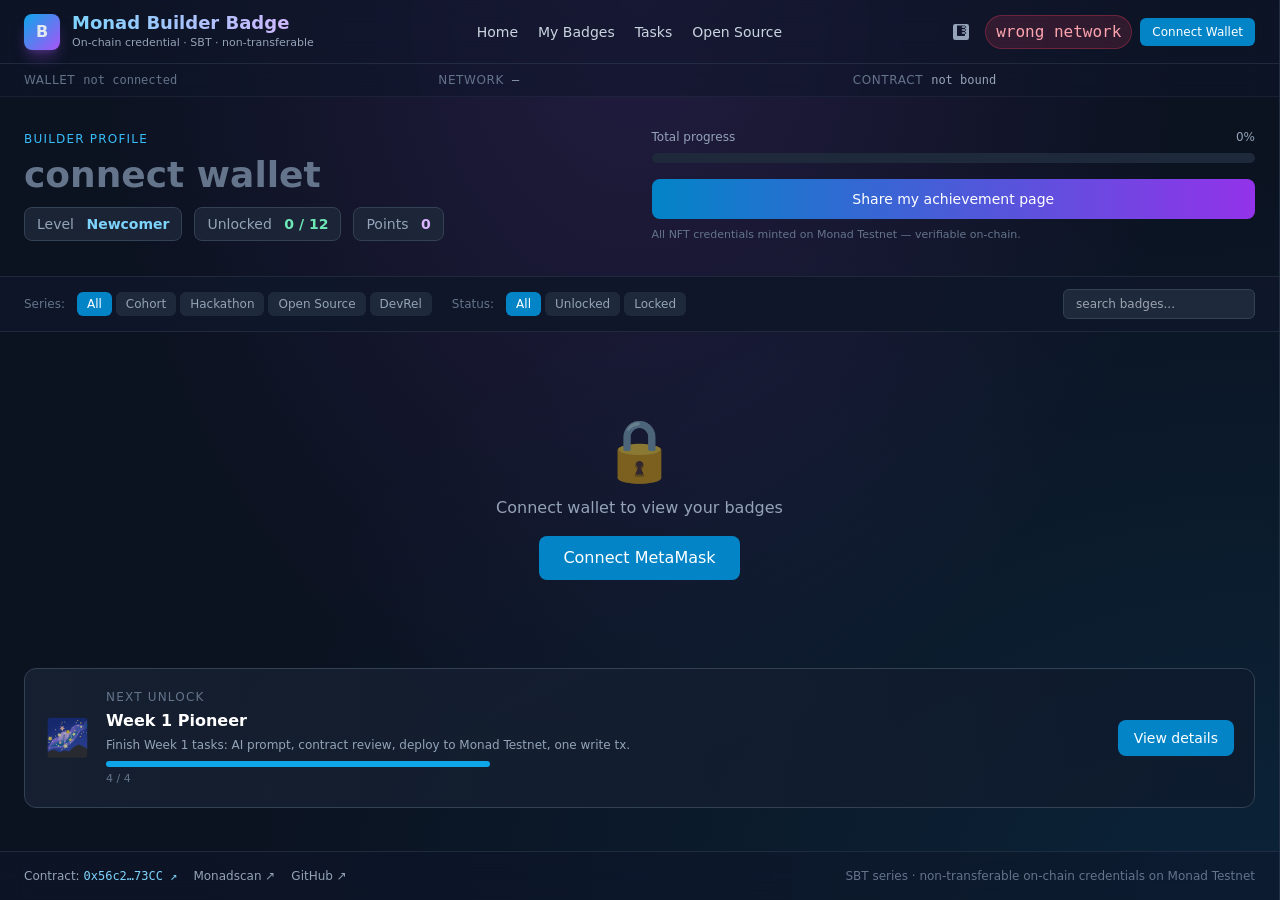
<file: practice/week-1/nft-badge/frontend/index.html>
<!DOCTYPE html>
<html lang="en">
<head>
  <meta charset="UTF-8" />
  <meta name="viewport" content="width=device-width, initial-scale=1.0" />
  <title>Monad Builder Badge</title>
  <link rel="stylesheet" href="./output.css">
  <script src="./ethers.umd.min.js"></script>
  <style>
    /* Dark Web3 background — subtle radial gradients */
    body {
      background:
        radial-gradient(ellipse at top, rgba(168, 85, 247, 0.15), transparent 60%),
        radial-gradient(ellipse at bottom right, rgba(14, 165, 233, 0.12), transparent 60%),
        #0b1220;
    }
    /* Glassmorphism utility */
    .glass {
      background: rgba(15, 23, 42, 0.55);
      backdrop-filter: blur(12px);
      -webkit-backdrop-filter: blur(12px);
    }
    /* Custom scrollbar for log panel */
    .log-scroll::-webkit-scrollbar { width: 8px; }
    .log-scroll::-webkit-scrollbar-track { background: #1e293b; border-radius: 4px; }
    .log-scroll::-webkit-scrollbar-thumb { background: #475569; border-radius: 4px; }
    .log-scroll::-webkit-scrollbar-thumb:hover { background: #64748b; }
    /* Custom scrollbar for page body (filter bar / horizontal scrollers) */
    *::-webkit-scrollbar { height: 6px; }
    *::-webkit-scrollbar-track { background: transparent; }
    *::-webkit-scrollbar-thumb { background: #475569; border-radius: 4px; }
    html, body { min-height: 100vh; }

    /* Log drawer smooth transition */
    #logDrawer {
      width: 0;
      transition: width 0.3s ease;
    }
    #logDrawer.open {
      width: 20rem; /* w-80 */
    }
    @media (min-width: 1280px) {
      #logDrawer.open {
        width: 24rem; /* w-96 */
      }
    }

    /* Main area smooth transition */
    #mainArea {
      transition: margin-right 0.3s ease;
    }
  </style>
</head>
<body class="text-slate-200 antialiased flex min-h-screen">

  <!-- Main content column (left side, shrinks when drawer opens) -->
  <div id="mainArea" class="flex-1 min-w-0 flex flex-col min-h-screen">
    <!-- Header -->
    <header class="glass sticky top-0 z-30 border-b border-slate-700/50">
      <div class="max-w-7xl mx-auto px-6 py-3 flex items-center justify-between">
        <div class="flex items-center gap-3">
          <div class="w-9 h-9 rounded-lg bg-gradient-to-br from-brand-500 to-purple-500 flex items-center justify-center font-bold text-base shadow-lg shadow-purple-500/30">B</div>
          <div>
            <h1 class="text-lg font-semibold leading-tight bg-gradient-to-r from-brand-300 to-purple-300 bg-clip-text text-transparent">
              Monad Builder Badge
            </h1>
            <p class="text-[11px] text-slate-400">On-chain credential · SBT · non-transferable</p>
          </div>
        </div>
        <nav class="hidden md:flex items-center gap-5 text-sm">
          <a href="#/" class="text-slate-300 hover:text-white transition">Home</a>
          <a href="#/" class="text-slate-300 hover:text-white transition">My Badges</a>
          <a href="#/badge/0" class="text-slate-300 hover:text-white transition">Tasks</a>
          <a href="https://github.com" target="_blank" rel="noopener" class="text-slate-300 hover:text-white transition">Open Source</a>
          <a id="adminLink" href="/admin" target="_blank" class="text-slate-300 hover:text-white transition hidden">Admin</a>
        </nav>
        <div class="flex items-center gap-2">
          <!-- Log toggle button (new) -->
          <button id="toggleLogBtn"
                  class="p-1.5 rounded-md text-slate-400 hover:text-white hover:bg-slate-700/50 transition"
                  title="Activity Log">
            <svg xmlns="http://www.w3.org/2000/svg" class="h-5 w-5" viewBox="0 0 20 20" fill="currentColor">
              <path fill-rule="evenodd" d="M4.25 2A2.25 2.25 0 002 4.25v11.5A2.25 2.25 0 004.25 18h11.5A2.25 2.25 0 0018 15.75V4.25A2.25 2.25 0 0015.75 2H4.25zM6 13.25V3.5h8v9.75a.75.75 0 01-.75.75H6.75a.75.75 0 01-.75-.75zm5.5-9a.75.75 0 000 1.5h3a.75.75 0 000-1.5h-3zm0 3a.75.75 0 000 1.5h3a.75.75 0 000-1.5h-3zm0 3a.75.75 0 000 1.5h3a.75.75 0 000-1.5h-3z" clip-rule="evenodd"/>
            </svg>
          </button>
          <span id="netPill" class="px-2.5 py-1 rounded-full bg-slate-700/50 text-slate-400 font-mono text-[11px]">not connected</span>
          <button id="connectBtn" class="px-3 py-1.5 bg-brand-600 hover:bg-brand-500 text-white text-xs font-medium rounded-md transition">
            Connect Wallet
          </button>
        </div>
      </div>
    </header>

    <!-- Status bar -->
    <div class="glass border-b border-slate-700/30">
      <div class="max-w-7xl mx-auto px-6 py-2 grid grid-cols-3 gap-3 text-xs">
        <div class="flex items-center gap-2">
          <span class="text-slate-500 uppercase tracking-wider">Wallet</span>
          <code id="account" class="font-mono text-slate-400 truncate flex-1">not connected</code>
        </div>
        <div class="flex items-center gap-2">
          <span class="text-slate-500 uppercase tracking-wider">Network</span>
          <code id="chainId" class="font-mono text-slate-400">—</code>
        </div>
        <div class="flex items-center gap-2">
          <span class="text-slate-500 uppercase tracking-wider">Contract</span>
          <code id="contractStatus" class="font-mono text-slate-400 truncate flex-1">not bound</code>
        </div>
      </div>
    </div>

    <!-- Main content area (rendered by app.js based on hash route) -->
    <main id="app" class="flex-1"></main>

    <!-- Footer -->
    <footer class="glass border-t border-slate-700/50 mt-auto">
      <div class="max-w-7xl mx-auto px-6 py-4 flex flex-wrap items-center justify-between gap-3 text-xs text-slate-400">
        <div class="flex flex-wrap items-center gap-4">
          <span>Contract: <a href="https://testnet.monadexplorer.com/address/0x56c26B4Cb480f606AA030BFF6CA3b3887a5673CC" target="_blank" rel="noopener" class="font-mono text-brand-300 hover:underline">0x56c2…73CC ↗</a></span>
          <a href="https://testnet.monadexplorer.com/" target="_blank" rel="noopener" class="hover:text-white transition">Monadscan ↗</a>
          <a href="https://github.com" target="_blank" rel="noopener" class="hover:text-white transition">GitHub ↗</a>
        </div>
        <p class="text-slate-500">SBT series · non-transferable on-chain credentials on Monad Testnet</p>
      </div>
    </footer>
  </div>

  <!-- Right-side log drawer (opens/closes on toggle) -->
  <aside id="logDrawer" class="flex-shrink-0 border-l border-slate-700/60 bg-slate-900/95 glass flex flex-col min-h-screen overflow-hidden">
    <!-- Drawer header -->
    <div class="flex items-center justify-between px-4 py-3 border-b border-slate-700/60 flex-shrink-0">
      <div class="flex items-center gap-2">
        <span class="w-2 h-2 rounded-full bg-emerald-400 animate-pulse-slow"></span>
        <span class="text-xs uppercase tracking-wider text-slate-300 font-semibold">Activity Log</span>
      </div>
      <button id="closeLogBtn"
              class="text-slate-500 hover:text-slate-300 transition text-lg leading-none p-0.5 rounded hover:bg-slate-700/50"
              title="Close">&times;</button>
    </div>
    <!-- Log entries -->
    <div id="logContainer" class="log-scroll flex-1 overflow-y-auto px-4 py-3 space-y-1">
      <div class="log-entry text-xs text-slate-500 font-mono py-0.5 leading-relaxed">
        <span class="text-slate-600">--:--:--</span> ready
      </div>
    </div>
    <!-- Clear button footer -->
    <div class="px-4 py-2 border-t border-slate-700/50 flex-shrink-0 flex justify-between items-center">
      <button id="clearLogBtn" class="text-xs text-slate-500 hover:text-slate-300 transition hover:underline">Clear log</button>
      <span id="logCount" class="text-[10px] text-slate-600 font-mono">0 entries</span>
    </div>
  </aside>

  <script src="mock-data.js"></script>
  <script src="app.js"></script>
</body>
</html>
</file>
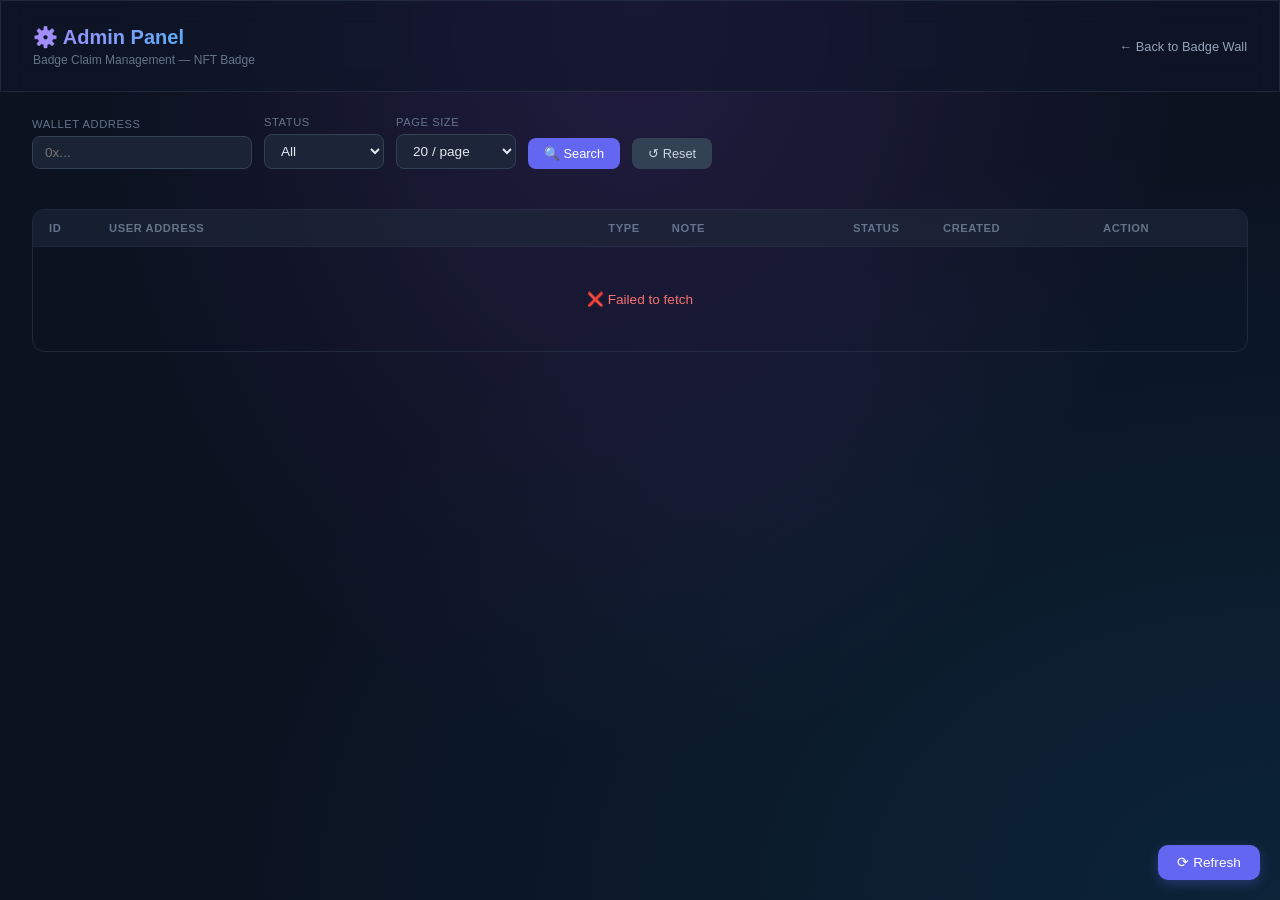
<file: practice/week-1/nft-badge/frontend/admin/index.html>
<!DOCTYPE html>
<html lang="en">
<head>
  <meta charset="UTF-8" />
  <meta name="viewport" content="width=device-width, initial-scale=1.0" />
  <title>NFT Badge — Admin Panel</title>
  <style>
    * { box-sizing: border-box; margin: 0; padding: 0; }
    body {
      font-family: -apple-system, BlinkMacSystemFont, 'Segoe UI', sans-serif;
      background: radial-gradient(ellipse at top, rgba(168, 85, 247, 0.15), transparent 60%),
                  radial-gradient(ellipse at bottom right, rgba(14, 165, 233, 0.12), transparent 60%),
                  #0b1220;
      color: #e2e8f0;
      min-height: 100vh;
    }
    .glass {
      background: rgba(15, 23, 42, 0.55);
      backdrop-filter: blur(12px);
      -webkit-backdrop-filter: blur(12px);
      border: 1px solid rgba(51, 65, 85, 0.5);
    }

    /* Header */
    .header {
      padding: 1.5rem 2rem;
      border-bottom: 1px solid rgba(51, 65, 85, 0.5);
    }
    .header-inner {
      max-width: 1400px;
      margin: 0 auto;
      display: flex;
      align-items: center;
      justify-content: space-between;
    }
    .header h1 {
      font-size: 1.25rem;
      font-weight: 600;
      background: linear-gradient(to right, #a78bfa, #38bdf8);
      -webkit-background-clip: text;
      -webkit-text-fill-color: transparent;
    }
    .header .subtitle {
      font-size: 0.75rem;
      color: #64748b;
      margin-top: 0.25rem;
    }
    .back-link {
      font-size: 0.8rem;
      color: #94a3b8;
      text-decoration: none;
      transition: color 0.2s;
    }
    .back-link:hover { color: #e2e8f0; }

    /* Container */
    .container {
      max-width: 1400px;
      margin: 0 auto;
      padding: 1.5rem 2rem;
    }

    /* Filters */
    .filter-bar {
      display: flex;
      gap: 0.75rem;
      flex-wrap: wrap;
      align-items: flex-end;
      margin-bottom: 1.25rem;
    }
    .filter-group { display: flex; flex-direction: column; gap: 0.35rem; }
    .filter-group label {
      font-size: 0.7rem;
      text-transform: uppercase;
      color: #64748b;
      letter-spacing: 0.05em;
      font-weight: 500;
    }
    .filter-group input,
    .filter-group select {
      padding: 0.5rem 0.75rem;
      background: rgba(30, 41, 59, 0.8);
      border: 1px solid #334155;
      border-radius: 8px;
      color: #e2e8f0;
      font-size: 0.85rem;
      outline: none;
      transition: border-color 0.2s;
    }
    .filter-group input:focus,
    .filter-group select:focus {
      border-color: #a855f7;
    }
    .filter-group input { width: 220px; }
    .filter-group select { min-width: 120px; }

    .btn {
      padding: 0.5rem 1rem;
      border: none;
      border-radius: 8px;
      cursor: pointer;
      font-size: 0.8rem;
      font-weight: 500;
      transition: all 0.2s;
    }
    .btn-primary { background: #6366f1; color: white; }
    .btn-primary:hover { background: #4f46e5; }
    .btn-secondary { background: #334155; color: #cbd5e1; }
    .btn-secondary:hover { background: #475569; }

    /* Stats */
    .stats-bar {
      display: flex;
      gap: 0.75rem;
      margin-bottom: 1.25rem;
      flex-wrap: wrap;
    }
    .stat-card {
      padding: 0.75rem 1.25rem;
      border-radius: 10px;
      font-size: 0.8rem;
      display: flex;
      align-items: center;
      gap: 0.5rem;
      min-width: 140px;
    }
    .stat-card .stat-value {
      font-size: 1.25rem;
      font-weight: 700;
    }
    .stat-card .stat-label {
      color: #94a3b8;
      font-size: 0.7rem;
      text-transform: uppercase;
      letter-spacing: 0.05em;
    }
    .stat-total { background: rgba(99, 102, 241, 0.15); border: 1px solid rgba(99, 102, 241, 0.3); }
    .stat-total .stat-value { color: #818cf8; }
    .stat-pending { background: rgba(245, 158, 11, 0.1); border: 1px solid rgba(245, 158, 11, 0.25); }
    .stat-pending .stat-value { color: #fbbf24; }
    .stat-minted { background: rgba(16, 185, 129, 0.1); border: 1px solid rgba(16, 185, 129, 0.25); }
    .stat-minted .stat-value { color: #34d399; }
    .stat-rejected { background: rgba(239, 68, 68, 0.1); border: 1px solid rgba(239, 68, 68, 0.25); }
    .stat-rejected .stat-value { color: #f87171; }

    /* Table */
    .table-wrapper {
      border-radius: 12px;
      overflow: hidden;
      border: 1px solid rgba(51, 65, 85, 0.5);
    }
    table { width: 100%; border-collapse: collapse; }
    thead { background: rgba(30, 41, 59, 0.6); }
    th {
      padding: 0.75rem 1rem;
      text-align: left;
      font-size: 0.7rem;
      text-transform: uppercase;
      letter-spacing: 0.05em;
      color: #64748b;
      font-weight: 600;
      border-bottom: 1px solid rgba(51, 65, 85, 0.5);
    }
    td {
      padding: 0.75rem 1rem;
      font-size: 0.85rem;
      border-bottom: 1px solid rgba(51, 65, 85, 0.3);
      vertical-align: middle;
    }
    tbody tr { transition: background 0.15s; }
    tbody tr:hover { background: rgba(99, 102, 241, 0.05); }
    tbody tr:last-child td { border-bottom: none; }

    .addr-cell {
      font-family: 'SF Mono', 'Fira Code', monospace;
      font-size: 0.78rem;
      color: #94a3b8;
      word-break: break-all;
    }
    .note-cell {
      max-width: 200px;
      overflow: hidden;
      text-overflow: ellipsis;
      white-space: nowrap;
      color: #cbd5e1;
    }
    .note-cell:hover { overflow: visible; white-space: normal; position: relative; z-index: 10; }

    .status-badge {
      display: inline-block;
      padding: 2px 10px;
      border-radius: 20px;
      font-size: 0.72rem;
      font-weight: 600;
      text-transform: uppercase;
      letter-spacing: 0.03em;
    }
    .status-pending { background: rgba(245, 158, 11, 0.15); color: #fbbf24; }
    .status-minted { background: rgba(16, 185, 129, 0.15); color: #34d399; }
    .status-rejected { background: rgba(239, 68, 68, 0.15); color: #f87171; }

    .id-cell {
      font-family: monospace;
      color: #64748b;
      font-size: 0.8rem;
    }

    .date-cell {
      font-size: 0.78rem;
      color: #94a3b8;
      white-space: nowrap;
    }

    .action-cell { white-space: nowrap; }
    .btn-sm {
      padding: 0.3rem 0.65rem;
      border: none;
      border-radius: 6px;
      cursor: pointer;
      font-size: 0.75rem;
      font-weight: 500;
      transition: all 0.15s;
    }
    .btn-approve { background: rgba(16, 185, 129, 0.2); color: #34d399; border: 1px solid rgba(16, 185, 129, 0.3); }
    .btn-approve:hover { background: rgba(16, 185, 129, 0.35); }
    .btn-reject { background: rgba(239, 68, 68, 0.2); color: #f87171; border: 1px solid rgba(239, 68, 68, 0.3); }
    .btn-reject:hover { background: rgba(239, 68, 68, 0.35); }
    .tx-link {
      font-size: 0.75rem;
      color: #38bdf8;
      text-decoration: none;
      transition: color 0.15s;
    }
    .tx-link:hover { color: #7dd3fc; }

    .empty-state {
      text-align: center;
      padding: 3rem 1rem;
      color: #64748b;
    }
    .empty-state .icon { font-size: 2.5rem; margin-bottom: 0.75rem; }
    .empty-state p { font-size: 0.85rem; }

    .error-state {
      text-align: center;
      padding: 2rem;
      color: #f87171;
    }

    /* Pagination */
    .pagination-bar {
      display: flex;
      align-items: center;
      justify-content: space-between;
      padding: 0.75rem 1rem;
      margin-top: 0;
      border-top: 1px solid rgba(51, 65, 85, 0.3);
      background: rgba(15, 23, 42, 0.3);
      flex-wrap: wrap;
      gap: 0.5rem;
    }
    .page-info { font-size: 0.8rem; color: #94a3b8; }
    .page-buttons { display: flex; gap: 0.25rem; align-items: center; }
    .page-btn {
      padding: 0.3rem 0.6rem;
      border: 1px solid #334155;
      background: rgba(30, 41, 59, 0.6);
      color: #cbd5e1;
      border-radius: 6px;
      cursor: pointer;
      font-size: 0.78rem;
      transition: all 0.15s;
    }
    .page-btn:hover:not(:disabled) { background: #334155; border-color: #475569; }
    .page-btn:disabled { opacity: 0.3; cursor: not-allowed; }
    .page-btn.active { background: #6366f1; border-color: #6366f1; color: white; }
    .page-jump { display: flex; align-items: center; gap: 0.4rem; font-size: 0.8rem; color: #94a3b8; }
    .page-jump input {
      width: 55px;
      padding: 0.3rem 0.5rem;
      background: rgba(30, 41, 59, 0.8);
      border: 1px solid #334155;
      border-radius: 6px;
      color: #e2e8f0;
      font-size: 0.8rem;
      text-align: center;
      outline: none;
    }
    .page-jump input:focus { border-color: #a855f7; }
    .page-jump button {
      padding: 0.3rem 0.6rem;
      background: #334155;
      border: none;
      border-radius: 6px;
      color: #cbd5e1;
      cursor: pointer;
      font-size: 0.75rem;
    }
    .page-jump button:hover { background: #475569; }

    /* Refresh button */
    #refreshBtn {
      position: fixed;
      bottom: 1.25rem;
      right: 1.25rem;
      padding: 0.6rem 1.2rem;
      background: #6366f1;
      color: white;
      border: none;
      border-radius: 10px;
      cursor: pointer;
      font-size: 0.85rem;
      font-weight: 500;
      box-shadow: 0 4px 12px rgba(99, 102, 241, 0.3);
      transition: all 0.2s;
    }
    #refreshBtn:hover { background: #4f46e5; transform: translateY(-1px); box-shadow: 0 6px 16px rgba(99, 102, 241, 0.4); }

    /* Scrollbar */
    ::-webkit-scrollbar { width: 6px; height: 6px; }
    ::-webkit-scrollbar-track { background: transparent; }
    ::-webkit-scrollbar-thumb { background: #334155; border-radius: 3px; }
    ::-webkit-scrollbar-thumb:hover { background: #475569; }

    @media (max-width: 768px) {
      .container { padding: 1rem; }
      .filter-bar { flex-direction: column; }
      .filter-group input { width: 100%; }
      .stats-bar { gap: 0.5rem; }
      .stat-card { min-width: auto; flex: 1; }
      table { font-size: 0.8rem; }
      th, td { padding: 0.5rem; }
    }
  </style>
</head>
<body>
  <div class="header glass">
    <div class="header-inner">
      <div>
        <h1>⚙️ Admin Panel</h1>
        <div class="subtitle">Badge Claim Management — NFT Badge</div>
      </div>
      <a href="/" class="back-link">← Back to Badge Wall</a>
    </div>
  </div>

  <div class="container">
    <!-- Filters -->
    <div class="filter-bar">
      <div class="filter-group">
        <label>Wallet Address</label>
        <input id="filterAddr" type="text" placeholder="0x..." />
      </div>
      <div class="filter-group">
        <label>Status</label>
        <select id="filterStatus">
          <option value="">All</option>
          <option value="pending">Pending</option>
          <option value="minted">Minted</option>
          <option value="rejected">Rejected</option>
        </select>
      </div>
      <div class="filter-group">
        <label>Page Size</label>
        <select id="filterPageSize">
          <option value="10">10 / page</option>
          <option value="20" selected>20 / page</option>
          <option value="50">50 / page</option>
        </select>
      </div>
      <button class="btn btn-primary" onclick="applyFilters()">🔍 Search</button>
      <button class="btn btn-secondary" onclick="resetFilters()">↺ Reset</button>
    </div>

    <!-- Stats -->
    <div class="stats-bar" id="statsBar"></div>

    <!-- Table -->
    <div class="table-wrapper">
      <table>
        <thead>
          <tr>
            <th style="width:60px;">ID</th>
            <th style="min-width:180px;">User Address</th>
            <th style="width:60px;">Type</th>
            <th>Note</th>
            <th style="width:90px;">Status</th>
            <th style="width:160px;">Created</th>
            <th style="width:160px;">Action</th>
          </tr>
        </thead>
        <tbody id="claimsBody">
          <tr><td colspan="7"><div class="empty-state"><div class="icon">⏳</div><p>Loading...</p></div></td></tr>
        </tbody>
      </table>
      <div id="paginationBar"></div>
    </div>
  </div>

  <button id="refreshBtn" onclick="loadClaims()">⟳ Refresh</button>

  <script>
    const API_BASE = 'http://localhost:8082/api/claims';
    let state = { page: 1, pageSize: 20, status: '', addr: '' };
    let totalPages = 1;
    let totalClaims = 0;
    let stats = { pending: 0, minted: 0, rejected: 0 };
    let autoRefresh = setInterval(loadClaims, 10000);

    function getQuery() {
      const params = new URLSearchParams();
      params.set('page', state.page);
      params.set('pageSize', state.pageSize);
      if (state.status) params.set('status', state.status);
      if (state.addr) params.set('addr', state.addr);
      return '?' + params.toString();
    }

    async function loadClaims() {
      try {
        const resp = await fetch(API_BASE + '/pending' + getQuery());
        if (!resp.ok) throw new Error(`HTTP ${resp.status}`);
        const data = await resp.json();
        const claims = data.data || [];
        const tbody = document.getElementById('claimsBody');

        totalPages = data.pages || 1;
        totalClaims = data.total || 0;
        stats = { pending: 0, minted: 0, rejected: 0 };
        claims.forEach(c => { if (stats[c.status] !== undefined) stats[c.status]++; });

        renderStats();

        if (!claims || claims.length === 0) {
          tbody.innerHTML = `<tr><td colspan="7"><div class="empty-state"><div class="icon">📋</div><p>No claims found</p></div></td></tr>`;
          renderPagination();
          return;
        }

        tbody.innerHTML = claims.map(c => `
          <tr>
            <td class="id-cell">#${c.id}</td>
            <td class="addr-cell">${c.user_addr}</td>
            <td style="font-family:monospace;color:#cbd5e1;">${c.type_id}</td>
            <td class="note-cell" title="${escapeHtml(c.note)}">${c.note || '—'}</td>
            <td><span class="status-badge status-${c.status}">${c.status}</span></td>
            <td class="date-cell">${new Date(c.created_at).toLocaleString()}</td>
            <td class="action-cell">
              ${c.status === 'pending'
                ? `<button class="btn-sm btn-approve" onclick="approveClaim(${c.id})">✓ Mint</button>
                   <button class="btn-sm btn-reject" onclick="rejectClaim(${c.id})">✗</button>`
                : `<a class="tx-link" href="https://testnet.monadexplorer.com/tx/${c.tx_hash}" target="_blank">View ↗</a>`
              }
            </td>
          </tr>
        `).join('');

        renderPagination();
      } catch (err) {
        document.getElementById('claimsBody').innerHTML = `<tr><td colspan="7"><div class="error-state">❌ ${escapeHtml(err.message)}</div></td></tr>`;
      }
    }

    function renderStats() {
      document.getElementById('statsBar').innerHTML = `
        <div class="stat-card stat-total">
          <div><div class="stat-value">${totalClaims}</div><div class="stat-label">Total</div></div>
        </div>
        <div class="stat-card stat-pending">
          <div><div class="stat-value">${stats.pending}</div><div class="stat-label">Pending</div></div>
        </div>
        <div class="stat-card stat-minted">
          <div><div class="stat-value">${stats.minted}</div><div class="stat-label">Minted</div></div>
        </div>
        <div class="stat-card stat-rejected">
          <div><div class="stat-value">${stats.rejected}</div><div class="stat-label">Rejected</div></div>
        </div>
      `;
    }

    function renderPagination() {
      const el = document.getElementById('paginationBar');
      if (totalPages <= 1 && totalClaims === 0) { el.innerHTML = ''; return; }

      let html = '<div class="pagination-bar">';
      html += `<span class="page-info">Page ${state.page} of ${totalPages} · ${totalClaims} claims</span>`;
      html += '<div class="page-buttons">';
      html += `<button class="page-btn" onclick="goToPage(1)" ${state.page<=1?'disabled':''}>«</button>`;
      html += `<button class="page-btn" onclick="goToPage(${state.page-1})" ${state.page<=1?'disabled':''}>‹</button>`;
      html += `<button class="page-btn active" disabled>${state.page}</button>`;
      html += `<button class="page-btn" onclick="goToPage(${state.page+1})" ${state.page>=totalPages?'disabled':''}>›</button>`;
      html += `<button class="page-btn" onclick="goToPage(${totalPages})" ${state.page>=totalPages?'disabled':''}>»</button>`;
      html += '</div>';
      html += `<div class="page-jump">Go: <input type="number" id="jumpPage" min="1" max="${totalPages}" value="${state.page}" /> <button onclick="jumpToPage()">↵</button></div>`;
      html += '</div>';
      el.innerHTML = html;
    }

    function goToPage(p) {
      state.page = Math.max(1, Math.min(p, totalPages));
      loadClaims();
    }

    function jumpToPage() {
      const inp = document.getElementById('jumpPage');
      if (inp) goToPage(parseInt(inp.value) || 1);
    }

    function applyFilters() {
      state.addr = document.getElementById('filterAddr').value.trim();
      state.status = document.getElementById('filterStatus').value;
      state.pageSize = parseInt(document.getElementById('filterPageSize').value) || 20;
      state.page = 1;
      loadClaims();
    }

    function resetFilters() {
      document.getElementById('filterAddr').value = '';
      document.getElementById('filterStatus').value = '';
      document.getElementById('filterPageSize').value = '20';
      state.addr = '';
      state.status = '';
      state.pageSize = 20;
      state.page = 1;
      loadClaims();
    }

    async function approveClaim(id) {
      if (!confirm(`Approve claim #${id}? This will mint a badge on-chain.`)) return;
      try {
        const resp = await fetch(`${API_BASE}/${id}/approve`, { method: 'POST' });
        if (!resp.ok) {
          const data = await resp.json().catch(() => ({}));
          throw new Error(data.error || `HTTP ${resp.status}`);
        }
        const result = await resp.json();
        alert(`✅ Minted! TX: ${result.tx_hash}`);
        loadClaims();
      } catch (err) {
        alert(`❌ Error: ${err.message}`);
      }
    }

    async function rejectClaim(id) {
      if (!confirm(`Reject claim #${id}?`)) return;
      try {
        const resp = await fetch(`${API_BASE}/${id}/reject`, { method: 'POST' });
        if (!resp.ok) {
          const data = await resp.json().catch(() => ({}));
          throw new Error(data.error || `HTTP ${resp.status}`);
        }
        loadClaims();
      } catch (err) {
        alert(`❌ Error: ${err.message}`);
      }
    }

    function escapeHtml(s) {
      const d = document.createElement('div');
      d.textContent = s;
      return d.innerHTML;
    }

    // Initial load
    loadClaims();
  </script>
</body>
</html>
</file>
<file: practice/week-1/nft-badge/frontend/output.css>
*, ::before, ::after {
  --tw-border-spacing-x: 0;
  --tw-border-spacing-y: 0;
  --tw-translate-x: 0;
  --tw-translate-y: 0;
  --tw-rotate: 0;
  --tw-skew-x: 0;
  --tw-skew-y: 0;
  --tw-scale-x: 1;
  --tw-scale-y: 1;
  --tw-pan-x:  ;
  --tw-pan-y:  ;
  --tw-pinch-zoom:  ;
  --tw-scroll-snap-strictness: proximity;
  --tw-gradient-from-position:  ;
  --tw-gradient-via-position:  ;
  --tw-gradient-to-position:  ;
  --tw-ordinal:  ;
  --tw-slashed-zero:  ;
  --tw-numeric-figure:  ;
  --tw-numeric-spacing:  ;
  --tw-numeric-fraction:  ;
  --tw-ring-inset:  ;
  --tw-ring-offset-width: 0px;
  --tw-ring-offset-color: #fff;
  --tw-ring-color: rgb(59 130 246 / 0.5);
  --tw-ring-offset-shadow: 0 0 #0000;
  --tw-ring-shadow: 0 0 #0000;
  --tw-shadow: 0 0 #0000;
  --tw-shadow-colored: 0 0 #0000;
  --tw-blur:  ;
  --tw-brightness:  ;
  --tw-contrast:  ;
  --tw-grayscale:  ;
  --tw-hue-rotate:  ;
  --tw-invert:  ;
  --tw-saturate:  ;
  --tw-sepia:  ;
  --tw-drop-shadow:  ;
  --tw-backdrop-blur:  ;
  --tw-backdrop-brightness:  ;
  --tw-backdrop-contrast:  ;
  --tw-backdrop-grayscale:  ;
  --tw-backdrop-hue-rotate:  ;
  --tw-backdrop-invert:  ;
  --tw-backdrop-opacity:  ;
  --tw-backdrop-saturate:  ;
  --tw-backdrop-sepia:  ;
  --tw-contain-size:  ;
  --tw-contain-layout:  ;
  --tw-contain-paint:  ;
  --tw-contain-style:  ;
}

::backdrop {
  --tw-border-spacing-x: 0;
  --tw-border-spacing-y: 0;
  --tw-translate-x: 0;
  --tw-translate-y: 0;
  --tw-rotate: 0;
  --tw-skew-x: 0;
  --tw-skew-y: 0;
  --tw-scale-x: 1;
  --tw-scale-y: 1;
  --tw-pan-x:  ;
  --tw-pan-y:  ;
  --tw-pinch-zoom:  ;
  --tw-scroll-snap-strictness: proximity;
  --tw-gradient-from-position:  ;
  --tw-gradient-via-position:  ;
  --tw-gradient-to-position:  ;
  --tw-ordinal:  ;
  --tw-slashed-zero:  ;
  --tw-numeric-figure:  ;
  --tw-numeric-spacing:  ;
  --tw-numeric-fraction:  ;
  --tw-ring-inset:  ;
  --tw-ring-offset-width: 0px;
  --tw-ring-offset-color: #fff;
  --tw-ring-color: rgb(59 130 246 / 0.5);
  --tw-ring-offset-shadow: 0 0 #0000;
  --tw-ring-shadow: 0 0 #0000;
  --tw-shadow: 0 0 #0000;
  --tw-shadow-colored: 0 0 #0000;
  --tw-blur:  ;
  --tw-brightness:  ;
  --tw-contrast:  ;
  --tw-grayscale:  ;
  --tw-hue-rotate:  ;
  --tw-invert:  ;
  --tw-saturate:  ;
  --tw-sepia:  ;
  --tw-drop-shadow:  ;
  --tw-backdrop-blur:  ;
  --tw-backdrop-brightness:  ;
  --tw-backdrop-contrast:  ;
  --tw-backdrop-grayscale:  ;
  --tw-backdrop-hue-rotate:  ;
  --tw-backdrop-invert:  ;
  --tw-backdrop-opacity:  ;
  --tw-backdrop-saturate:  ;
  --tw-backdrop-sepia:  ;
  --tw-contain-size:  ;
  --tw-contain-layout:  ;
  --tw-contain-paint:  ;
  --tw-contain-style:  ;
}

/*
! tailwindcss v3.4.19 | MIT License | https://tailwindcss.com
*/

/*
1. Prevent padding and border from affecting element width. (https://github.com/mozdevs/cssremedy/issues/4)
2. Allow adding a border to an element by just adding a border-width. (https://github.com/tailwindcss/tailwindcss/pull/116)
*/

*,
::before,
::after {
  box-sizing: border-box;
  /* 1 */
  border-width: 0;
  /* 2 */
  border-style: solid;
  /* 2 */
  border-color: #e5e7eb;
  /* 2 */
}

::before,
::after {
  --tw-content: '';
}

/*
1. Use a consistent sensible line-height in all browsers.
2. Prevent adjustments of font size after orientation changes in iOS.
3. Use a more readable tab size.
4. Use the user's configured `sans` font-family by default.
5. Use the user's configured `sans` font-feature-settings by default.
6. Use the user's configured `sans` font-variation-settings by default.
7. Disable tap highlights on iOS
*/

html,
:host {
  line-height: 1.5;
  /* 1 */
  -webkit-text-size-adjust: 100%;
  /* 2 */
  -moz-tab-size: 4;
  /* 3 */
  -o-tab-size: 4;
     tab-size: 4;
  /* 3 */
  font-family: ui-sans-serif, system-ui, sans-serif, "Apple Color Emoji", "Segoe UI Emoji", "Segoe UI Symbol", "Noto Color Emoji";
  /* 4 */
  font-feature-settings: normal;
  /* 5 */
  font-variation-settings: normal;
  /* 6 */
  -webkit-tap-highlight-color: transparent;
  /* 7 */
}

/*
1. Remove the margin in all browsers.
2. Inherit line-height from `html` so users can set them as a class directly on the `html` element.
*/

body {
  margin: 0;
  /* 1 */
  line-height: inherit;
  /* 2 */
}

/*
1. Add the correct height in Firefox.
2. Correct the inheritance of border color in Firefox. (https://bugzilla.mozilla.org/show_bug.cgi?id=190655)
3. Ensure horizontal rules are visible by default.
*/

hr {
  height: 0;
  /* 1 */
  color: inherit;
  /* 2 */
  border-top-width: 1px;
  /* 3 */
}

/*
Add the correct text decoration in Chrome, Edge, and Safari.
*/

abbr:where([title]) {
  -webkit-text-decoration: underline dotted;
          text-decoration: underline dotted;
}

/*
Remove the default font size and weight for headings.
*/

h1,
h2,
h3,
h4,
h5,
h6 {
  font-size: inherit;
  font-weight: inherit;
}

/*
Reset links to optimize for opt-in styling instead of opt-out.
*/

a {
  color: inherit;
  text-decoration: inherit;
}

/*
Add the correct font weight in Edge and Safari.
*/

b,
strong {
  font-weight: bolder;
}

/*
1. Use the user's configured `mono` font-family by default.
2. Use the user's configured `mono` font-feature-settings by default.
3. Use the user's configured `mono` font-variation-settings by default.
4. Correct the odd `em` font sizing in all browsers.
*/

code,
kbd,
samp,
pre {
  font-family: ui-monospace, SFMono-Regular, Menlo, monospace;
  /* 1 */
  font-feature-settings: normal;
  /* 2 */
  font-variation-settings: normal;
  /* 3 */
  font-size: 1em;
  /* 4 */
}

/*
Add the correct font size in all browsers.
*/

small {
  font-size: 80%;
}

/*
Prevent `sub` and `sup` elements from affecting the line height in all browsers.
*/

sub,
sup {
  font-size: 75%;
  line-height: 0;
  position: relative;
  vertical-align: baseline;
}

sub {
  bottom: -0.25em;
}

sup {
  top: -0.5em;
}

/*
1. Remove text indentation from table contents in Chrome and Safari. (https://bugs.chromium.org/p/chromium/issues/detail?id=999088, https://bugs.webkit.org/show_bug.cgi?id=201297)
2. Correct table border color inheritance in all Chrome and Safari. (https://bugs.chromium.org/p/chromium/issues/detail?id=935729, https://bugs.webkit.org/show_bug.cgi?id=195016)
3. Remove gaps between table borders by default.
*/

table {
  text-indent: 0;
  /* 1 */
  border-color: inherit;
  /* 2 */
  border-collapse: collapse;
  /* 3 */
}

/*
1. Change the font styles in all browsers.
2. Remove the margin in Firefox and Safari.
3. Remove default padding in all browsers.
*/

button,
input,
optgroup,
select,
textarea {
  font-family: inherit;
  /* 1 */
  font-feature-settings: inherit;
  /* 1 */
  font-variation-settings: inherit;
  /* 1 */
  font-size: 100%;
  /* 1 */
  font-weight: inherit;
  /* 1 */
  line-height: inherit;
  /* 1 */
  letter-spacing: inherit;
  /* 1 */
  color: inherit;
  /* 1 */
  margin: 0;
  /* 2 */
  padding: 0;
  /* 3 */
}

/*
Remove the inheritance of text transform in Edge and Firefox.
*/

button,
select {
  text-transform: none;
}

/*
1. Correct the inability to style clickable types in iOS and Safari.
2. Remove default button styles.
*/

button,
input:where([type='button']),
input:where([type='reset']),
input:where([type='submit']) {
  -webkit-appearance: button;
  /* 1 */
  background-color: transparent;
  /* 2 */
  background-image: none;
  /* 2 */
}

/*
Use the modern Firefox focus style for all focusable elements.
*/

:-moz-focusring {
  outline: auto;
}

/*
Remove the additional `:invalid` styles in Firefox. (https://github.com/mozilla/gecko-dev/blob/2f9eacd9d3d995c937b4251a5557d95d494c9be1/layout/style/res/forms.css#L728-L737)
*/

:-moz-ui-invalid {
  box-shadow: none;
}

/*
Add the correct vertical alignment in Chrome and Firefox.
*/

progress {
  vertical-align: baseline;
}

/*
Correct the cursor style of increment and decrement buttons in Safari.
*/

::-webkit-inner-spin-button,
::-webkit-outer-spin-button {
  height: auto;
}

/*
1. Correct the odd appearance in Chrome and Safari.
2. Correct the outline style in Safari.
*/

[type='search'] {
  -webkit-appearance: textfield;
  /* 1 */
  outline-offset: -2px;
  /* 2 */
}

/*
Remove the inner padding in Chrome and Safari on macOS.
*/

::-webkit-search-decoration {
  -webkit-appearance: none;
}

/*
1. Correct the inability to style clickable types in iOS and Safari.
2. Change font properties to `inherit` in Safari.
*/

::-webkit-file-upload-button {
  -webkit-appearance: button;
  /* 1 */
  font: inherit;
  /* 2 */
}

/*
Add the correct display in Chrome and Safari.
*/

summary {
  display: list-item;
}

/*
Removes the default spacing and border for appropriate elements.
*/

blockquote,
dl,
dd,
h1,
h2,
h3,
h4,
h5,
h6,
hr,
figure,
p,
pre {
  margin: 0;
}

fieldset {
  margin: 0;
  padding: 0;
}

legend {
  padding: 0;
}

ol,
ul,
menu {
  list-style: none;
  margin: 0;
  padding: 0;
}

/*
Reset default styling for dialogs.
*/

dialog {
  padding: 0;
}

/*
Prevent resizing textareas horizontally by default.
*/

textarea {
  resize: vertical;
}

/*
1. Reset the default placeholder opacity in Firefox. (https://github.com/tailwindlabs/tailwindcss/issues/3300)
2. Set the default placeholder color to the user's configured gray 400 color.
*/

input::-moz-placeholder, textarea::-moz-placeholder {
  opacity: 1;
  /* 1 */
  color: #9ca3af;
  /* 2 */
}

input::placeholder,
textarea::placeholder {
  opacity: 1;
  /* 1 */
  color: #9ca3af;
  /* 2 */
}

/*
Set the default cursor for buttons.
*/

button,
[role="button"] {
  cursor: pointer;
}

/*
Make sure disabled buttons don't get the pointer cursor.
*/

:disabled {
  cursor: default;
}

/*
1. Make replaced elements `display: block` by default. (https://github.com/mozdevs/cssremedy/issues/14)
2. Add `vertical-align: middle` to align replaced elements more sensibly by default. (https://github.com/jensimmons/cssremedy/issues/14#issuecomment-634934210)
   This can trigger a poorly considered lint error in some tools but is included by design.
*/

img,
svg,
video,
canvas,
audio,
iframe,
embed,
object {
  display: block;
  /* 1 */
  vertical-align: middle;
  /* 2 */
}

/*
Constrain images and videos to the parent width and preserve their intrinsic aspect ratio. (https://github.com/mozdevs/cssremedy/issues/14)
*/

img,
video {
  max-width: 100%;
  height: auto;
}

/* Make elements with the HTML hidden attribute stay hidden by default */

[hidden]:where(:not([hidden="until-found"])) {
  display: none;
}

.\!container {
  width: 100% !important;
}

.container {
  width: 100%;
}

@media (min-width: 640px) {
  .\!container {
    max-width: 640px !important;
  }

  .container {
    max-width: 640px;
  }
}

@media (min-width: 768px) {
  .\!container {
    max-width: 768px !important;
  }

  .container {
    max-width: 768px;
  }
}

@media (min-width: 1024px) {
  .\!container {
    max-width: 1024px !important;
  }

  .container {
    max-width: 1024px;
  }
}

@media (min-width: 1280px) {
  .\!container {
    max-width: 1280px !important;
  }

  .container {
    max-width: 1280px;
  }
}

@media (min-width: 1536px) {
  .\!container {
    max-width: 1536px !important;
  }

  .container {
    max-width: 1536px;
  }
}

.static {
  position: static;
}

.fixed {
  position: fixed;
}

.sticky {
  position: sticky;
}

.top-0 {
  top: 0px;
}

.z-20 {
  z-index: 20;
}

.z-30 {
  z-index: 30;
}

.-mx-1 {
  margin-left: -0.25rem;
  margin-right: -0.25rem;
}

.mx-auto {
  margin-left: auto;
  margin-right: auto;
}

.mb-0\.5 {
  margin-bottom: 0.125rem;
}

.mb-1 {
  margin-bottom: 0.25rem;
}

.mb-1\.5 {
  margin-bottom: 0.375rem;
}

.mb-2 {
  margin-bottom: 0.5rem;
}

.mb-3 {
  margin-bottom: 0.75rem;
}

.mb-4 {
  margin-bottom: 1rem;
}

.mb-5 {
  margin-bottom: 1.25rem;
}

.ml-2 {
  margin-left: 0.5rem;
}

.ml-auto {
  margin-left: auto;
}

.mr-2 {
  margin-right: 0.5rem;
}

.mt-1 {
  margin-top: 0.25rem;
}

.mt-10 {
  margin-top: 2.5rem;
}

.mt-2 {
  margin-top: 0.5rem;
}

.mt-3 {
  margin-top: 0.75rem;
}

.mt-4 {
  margin-top: 1rem;
}

.mt-6 {
  margin-top: 1.5rem;
}

.mt-8 {
  margin-top: 2rem;
}

.mt-auto {
  margin-top: auto;
}

.block {
  display: block;
}

.inline {
  display: inline;
}

.flex {
  display: flex;
}

.grid {
  display: grid;
}

.hidden {
  display: none;
}

.aspect-square {
  aspect-ratio: 1 / 1;
}

.h-1\.5 {
  height: 0.375rem;
}

.h-2 {
  height: 0.5rem;
}

.h-2\.5 {
  height: 0.625rem;
}

.h-5 {
  height: 1.25rem;
}

.h-9 {
  height: 2.25rem;
}

.h-full {
  height: 100%;
}

.min-h-screen {
  min-height: 100vh;
}

.w-2 {
  width: 0.5rem;
}

.w-40 {
  width: 10rem;
}

.w-48 {
  width: 12rem;
}

.w-5 {
  width: 1.25rem;
}

.w-80 {
  width: 20rem;
}

.w-9 {
  width: 2.25rem;
}

.w-96 {
  width: 24rem;
}

.w-full {
  width: 100%;
}

.min-w-0 {
  min-width: 0px;
}

.min-w-\[200px\] {
  min-width: 200px;
}

.max-w-3xl {
  max-width: 48rem;
}

.max-w-5xl {
  max-width: 64rem;
}

.max-w-7xl {
  max-width: 80rem;
}

.max-w-sm {
  max-width: 24rem;
}

.flex-1 {
  flex: 1 1 0%;
}

.flex-shrink-0 {
  flex-shrink: 0;
}

.transform {
  transform: translate(var(--tw-translate-x), var(--tw-translate-y)) rotate(var(--tw-rotate)) skewX(var(--tw-skew-x)) skewY(var(--tw-skew-y)) scaleX(var(--tw-scale-x)) scaleY(var(--tw-scale-y));
}

@keyframes pulse {
  50% {
    opacity: .5;
  }
}

.animate-pulse-slow {
  animation: pulse 3s cubic-bezier(0.4, 0, 0.6, 1) infinite;
}

.grid-cols-1 {
  grid-template-columns: repeat(1, minmax(0, 1fr));
}

.grid-cols-3 {
  grid-template-columns: repeat(3, minmax(0, 1fr));
}

.flex-col {
  flex-direction: column;
}

.flex-wrap {
  flex-wrap: wrap;
}

.items-center {
  align-items: center;
}

.justify-center {
  justify-content: center;
}

.justify-between {
  justify-content: space-between;
}

.gap-1 {
  gap: 0.25rem;
}

.gap-2 {
  gap: 0.5rem;
}

.gap-3 {
  gap: 0.75rem;
}

.gap-4 {
  gap: 1rem;
}

.gap-5 {
  gap: 1.25rem;
}

.gap-6 {
  gap: 1.5rem;
}

.gap-8 {
  gap: 2rem;
}

.space-y-1 > :not([hidden]) ~ :not([hidden]) {
  --tw-space-y-reverse: 0;
  margin-top: calc(0.25rem * calc(1 - var(--tw-space-y-reverse)));
  margin-bottom: calc(0.25rem * var(--tw-space-y-reverse));
}

.space-y-1\.5 > :not([hidden]) ~ :not([hidden]) {
  --tw-space-y-reverse: 0;
  margin-top: calc(0.375rem * calc(1 - var(--tw-space-y-reverse)));
  margin-bottom: calc(0.375rem * var(--tw-space-y-reverse));
}

.overflow-hidden {
  overflow: hidden;
}

.overflow-x-auto {
  overflow-x: auto;
}

.overflow-y-auto {
  overflow-y: auto;
}

.truncate {
  overflow: hidden;
  text-overflow: ellipsis;
  white-space: nowrap;
}

.rounded {
  border-radius: 0.25rem;
}

.rounded-2xl {
  border-radius: 1rem;
}

.rounded-full {
  border-radius: 9999px;
}

.rounded-lg {
  border-radius: 0.5rem;
}

.rounded-md {
  border-radius: 0.375rem;
}

.rounded-xl {
  border-radius: 0.75rem;
}

.border {
  border-width: 1px;
}

.border-2 {
  border-width: 2px;
}

.border-b {
  border-bottom-width: 1px;
}

.border-l {
  border-left-width: 1px;
}

.border-t {
  border-top-width: 1px;
}

.border-amber-500\/30 {
  border-color: rgb(245 158 11 / 0.3);
}

.border-brand-500 {
  --tw-border-opacity: 1;
  border-color: rgb(14 165 233 / var(--tw-border-opacity, 1));
}

.border-emerald-500\/30 {
  border-color: rgb(16 185 129 / 0.3);
}

.border-rose-500\/30 {
  border-color: rgb(244 63 94 / 0.3);
}

.border-slate-700 {
  --tw-border-opacity: 1;
  border-color: rgb(51 65 85 / var(--tw-border-opacity, 1));
}

.border-slate-700\/30 {
  border-color: rgb(51 65 85 / 0.3);
}

.border-slate-700\/50 {
  border-color: rgb(51 65 85 / 0.5);
}

.border-slate-700\/60 {
  border-color: rgb(51 65 85 / 0.6);
}

.border-slate-800 {
  --tw-border-opacity: 1;
  border-color: rgb(30 41 59 / var(--tw-border-opacity, 1));
}

.bg-amber-500\/5 {
  background-color: rgb(245 158 11 / 0.05);
}

.bg-brand-500 {
  --tw-bg-opacity: 1;
  background-color: rgb(14 165 233 / var(--tw-bg-opacity, 1));
}

.bg-brand-600 {
  --tw-bg-opacity: 1;
  background-color: rgb(2 132 199 / var(--tw-bg-opacity, 1));
}

.bg-emerald-400 {
  --tw-bg-opacity: 1;
  background-color: rgb(52 211 153 / var(--tw-bg-opacity, 1));
}

.bg-emerald-500\/15 {
  background-color: rgb(16 185 129 / 0.15);
}

.bg-emerald-600 {
  --tw-bg-opacity: 1;
  background-color: rgb(5 150 105 / var(--tw-bg-opacity, 1));
}

.bg-rose-500\/15 {
  background-color: rgb(244 63 94 / 0.15);
}

.bg-slate-700 {
  --tw-bg-opacity: 1;
  background-color: rgb(51 65 85 / var(--tw-bg-opacity, 1));
}

.bg-slate-700\/50 {
  background-color: rgb(51 65 85 / 0.5);
}

.bg-slate-800 {
  --tw-bg-opacity: 1;
  background-color: rgb(30 41 59 / var(--tw-bg-opacity, 1));
}

.bg-slate-800\/40 {
  background-color: rgb(30 41 59 / 0.4);
}

.bg-slate-800\/80 {
  background-color: rgb(30 41 59 / 0.8);
}

.bg-slate-900\/60 {
  background-color: rgb(15 23 42 / 0.6);
}

.bg-slate-900\/95 {
  background-color: rgb(15 23 42 / 0.95);
}

.bg-gradient-to-br {
  background-image: linear-gradient(to bottom right, var(--tw-gradient-stops));
}

.bg-gradient-to-r {
  background-image: linear-gradient(to right, var(--tw-gradient-stops));
}

.from-brand-300 {
  --tw-gradient-from: #7dd3fc var(--tw-gradient-from-position);
  --tw-gradient-to: rgb(125 211 252 / 0) var(--tw-gradient-to-position);
  --tw-gradient-stops: var(--tw-gradient-from), var(--tw-gradient-to);
}

.from-brand-500 {
  --tw-gradient-from: #0ea5e9 var(--tw-gradient-from-position);
  --tw-gradient-to: rgb(14 165 233 / 0) var(--tw-gradient-to-position);
  --tw-gradient-stops: var(--tw-gradient-from), var(--tw-gradient-to);
}

.from-brand-600 {
  --tw-gradient-from: #0284c7 var(--tw-gradient-from-position);
  --tw-gradient-to: rgb(2 132 199 / 0) var(--tw-gradient-to-position);
  --tw-gradient-stops: var(--tw-gradient-from), var(--tw-gradient-to);
}

.from-slate-800\/60 {
  --tw-gradient-from: rgb(30 41 59 / 0.6) var(--tw-gradient-from-position);
  --tw-gradient-to: rgb(30 41 59 / 0) var(--tw-gradient-to-position);
  --tw-gradient-stops: var(--tw-gradient-from), var(--tw-gradient-to);
}

.to-purple-300 {
  --tw-gradient-to: #d8b4fe var(--tw-gradient-to-position);
}

.to-purple-500 {
  --tw-gradient-to: #a855f7 var(--tw-gradient-to-position);
}

.to-purple-600 {
  --tw-gradient-to: #9333ea var(--tw-gradient-to-position);
}

.to-slate-900\/60 {
  --tw-gradient-to: rgb(15 23 42 / 0.6) var(--tw-gradient-to-position);
}

.bg-clip-text {
  -webkit-background-clip: text;
          background-clip: text;
}

.p-0\.5 {
  padding: 0.125rem;
}

.p-1\.5 {
  padding: 0.375rem;
}

.p-3 {
  padding: 0.75rem;
}

.p-4 {
  padding: 1rem;
}

.p-5 {
  padding: 1.25rem;
}

.px-1 {
  padding-left: 0.25rem;
  padding-right: 0.25rem;
}

.px-1\.5 {
  padding-left: 0.375rem;
  padding-right: 0.375rem;
}

.px-2 {
  padding-left: 0.5rem;
  padding-right: 0.5rem;
}

.px-2\.5 {
  padding-left: 0.625rem;
  padding-right: 0.625rem;
}

.px-3 {
  padding-left: 0.75rem;
  padding-right: 0.75rem;
}

.px-4 {
  padding-left: 1rem;
  padding-right: 1rem;
}

.px-6 {
  padding-left: 1.5rem;
  padding-right: 1.5rem;
}

.py-0\.5 {
  padding-top: 0.125rem;
  padding-bottom: 0.125rem;
}

.py-1 {
  padding-top: 0.25rem;
  padding-bottom: 0.25rem;
}

.py-1\.5 {
  padding-top: 0.375rem;
  padding-bottom: 0.375rem;
}

.py-16 {
  padding-top: 4rem;
  padding-bottom: 4rem;
}

.py-2 {
  padding-top: 0.5rem;
  padding-bottom: 0.5rem;
}

.py-2\.5 {
  padding-top: 0.625rem;
  padding-bottom: 0.625rem;
}

.py-20 {
  padding-top: 5rem;
  padding-bottom: 5rem;
}

.py-3 {
  padding-top: 0.75rem;
  padding-bottom: 0.75rem;
}

.py-4 {
  padding-top: 1rem;
  padding-bottom: 1rem;
}

.py-6 {
  padding-top: 1.5rem;
  padding-bottom: 1.5rem;
}

.py-8 {
  padding-top: 2rem;
  padding-bottom: 2rem;
}

.pb-2 {
  padding-bottom: 0.5rem;
}

.pb-8 {
  padding-bottom: 2rem;
}

.text-center {
  text-align: center;
}

.font-mono {
  font-family: ui-monospace, SFMono-Regular, Menlo, monospace;
}

.text-2xl {
  font-size: 1.5rem;
  line-height: 2rem;
}

.text-3xl {
  font-size: 1.875rem;
  line-height: 2.25rem;
}

.text-4xl {
  font-size: 2.25rem;
  line-height: 2.5rem;
}

.text-5xl {
  font-size: 3rem;
  line-height: 1;
}

.text-6xl {
  font-size: 3.75rem;
  line-height: 1;
}

.text-9xl {
  font-size: 8rem;
  line-height: 1;
}

.text-\[10px\] {
  font-size: 10px;
}

.text-\[11px\] {
  font-size: 11px;
}

.text-base {
  font-size: 1rem;
  line-height: 1.5rem;
}

.text-lg {
  font-size: 1.125rem;
  line-height: 1.75rem;
}

.text-sm {
  font-size: 0.875rem;
  line-height: 1.25rem;
}

.text-xs {
  font-size: 0.75rem;
  line-height: 1rem;
}

.font-bold {
  font-weight: 700;
}

.font-medium {
  font-weight: 500;
}

.font-semibold {
  font-weight: 600;
}

.uppercase {
  text-transform: uppercase;
}

.capitalize {
  text-transform: capitalize;
}

.leading-none {
  line-height: 1;
}

.leading-relaxed {
  line-height: 1.625;
}

.leading-tight {
  line-height: 1.25;
}

.tracking-wider {
  letter-spacing: 0.05em;
}

.tracking-widest {
  letter-spacing: 0.1em;
}

.text-amber-300 {
  --tw-text-opacity: 1;
  color: rgb(252 211 77 / var(--tw-text-opacity, 1));
}

.text-amber-300\/80 {
  color: rgb(252 211 77 / 0.8);
}

.text-brand-300 {
  --tw-text-opacity: 1;
  color: rgb(125 211 252 / var(--tw-text-opacity, 1));
}

.text-brand-400 {
  --tw-text-opacity: 1;
  color: rgb(56 189 248 / var(--tw-text-opacity, 1));
}

.text-emerald-300 {
  --tw-text-opacity: 1;
  color: rgb(110 231 183 / var(--tw-text-opacity, 1));
}

.text-emerald-400 {
  --tw-text-opacity: 1;
  color: rgb(52 211 153 / var(--tw-text-opacity, 1));
}

.text-purple-300 {
  --tw-text-opacity: 1;
  color: rgb(216 180 254 / var(--tw-text-opacity, 1));
}

.text-rose-300 {
  --tw-text-opacity: 1;
  color: rgb(253 164 175 / var(--tw-text-opacity, 1));
}

.text-rose-400 {
  --tw-text-opacity: 1;
  color: rgb(251 113 133 / var(--tw-text-opacity, 1));
}

.text-slate-200 {
  --tw-text-opacity: 1;
  color: rgb(226 232 240 / var(--tw-text-opacity, 1));
}

.text-slate-300 {
  --tw-text-opacity: 1;
  color: rgb(203 213 225 / var(--tw-text-opacity, 1));
}

.text-slate-400 {
  --tw-text-opacity: 1;
  color: rgb(148 163 184 / var(--tw-text-opacity, 1));
}

.text-slate-500 {
  --tw-text-opacity: 1;
  color: rgb(100 116 139 / var(--tw-text-opacity, 1));
}

.text-slate-600 {
  --tw-text-opacity: 1;
  color: rgb(71 85 105 / var(--tw-text-opacity, 1));
}

.text-transparent {
  color: transparent;
}

.text-white {
  --tw-text-opacity: 1;
  color: rgb(255 255 255 / var(--tw-text-opacity, 1));
}

.antialiased {
  -webkit-font-smoothing: antialiased;
  -moz-osx-font-smoothing: grayscale;
}

.opacity-40 {
  opacity: 0.4;
}

.opacity-50 {
  opacity: 0.5;
}

.opacity-70 {
  opacity: 0.7;
}

.shadow-lg {
  --tw-shadow: 0 10px 15px -3px rgb(0 0 0 / 0.1), 0 4px 6px -4px rgb(0 0 0 / 0.1);
  --tw-shadow-colored: 0 10px 15px -3px var(--tw-shadow-color), 0 4px 6px -4px var(--tw-shadow-color);
  box-shadow: var(--tw-ring-offset-shadow, 0 0 #0000), var(--tw-ring-shadow, 0 0 #0000), var(--tw-shadow);
}

.shadow-purple-500\/30 {
  --tw-shadow-color: rgb(168 85 247 / 0.3);
  --tw-shadow: var(--tw-shadow-colored);
}

.outline-none {
  outline: 2px solid transparent;
  outline-offset: 2px;
}

.blur {
  --tw-blur: blur(8px);
  filter: var(--tw-blur) var(--tw-brightness) var(--tw-contrast) var(--tw-grayscale) var(--tw-hue-rotate) var(--tw-invert) var(--tw-saturate) var(--tw-sepia) var(--tw-drop-shadow);
}

.grayscale {
  --tw-grayscale: grayscale(100%);
  filter: var(--tw-blur) var(--tw-brightness) var(--tw-contrast) var(--tw-grayscale) var(--tw-hue-rotate) var(--tw-invert) var(--tw-saturate) var(--tw-sepia) var(--tw-drop-shadow);
}

.filter {
  filter: var(--tw-blur) var(--tw-brightness) var(--tw-contrast) var(--tw-grayscale) var(--tw-hue-rotate) var(--tw-invert) var(--tw-saturate) var(--tw-sepia) var(--tw-drop-shadow);
}

.backdrop-blur {
  --tw-backdrop-blur: blur(8px);
  -webkit-backdrop-filter: var(--tw-backdrop-blur) var(--tw-backdrop-brightness) var(--tw-backdrop-contrast) var(--tw-backdrop-grayscale) var(--tw-backdrop-hue-rotate) var(--tw-backdrop-invert) var(--tw-backdrop-opacity) var(--tw-backdrop-saturate) var(--tw-backdrop-sepia);
  backdrop-filter: var(--tw-backdrop-blur) var(--tw-backdrop-brightness) var(--tw-backdrop-contrast) var(--tw-backdrop-grayscale) var(--tw-backdrop-hue-rotate) var(--tw-backdrop-invert) var(--tw-backdrop-opacity) var(--tw-backdrop-saturate) var(--tw-backdrop-sepia);
}

.backdrop-filter {
  -webkit-backdrop-filter: var(--tw-backdrop-blur) var(--tw-backdrop-brightness) var(--tw-backdrop-contrast) var(--tw-backdrop-grayscale) var(--tw-backdrop-hue-rotate) var(--tw-backdrop-invert) var(--tw-backdrop-opacity) var(--tw-backdrop-saturate) var(--tw-backdrop-sepia);
  backdrop-filter: var(--tw-backdrop-blur) var(--tw-backdrop-brightness) var(--tw-backdrop-contrast) var(--tw-backdrop-grayscale) var(--tw-backdrop-hue-rotate) var(--tw-backdrop-invert) var(--tw-backdrop-opacity) var(--tw-backdrop-saturate) var(--tw-backdrop-sepia);
}

.transition {
  transition-property: color, background-color, border-color, text-decoration-color, fill, stroke, opacity, box-shadow, transform, filter, -webkit-backdrop-filter;
  transition-property: color, background-color, border-color, text-decoration-color, fill, stroke, opacity, box-shadow, transform, filter, backdrop-filter;
  transition-property: color, background-color, border-color, text-decoration-color, fill, stroke, opacity, box-shadow, transform, filter, backdrop-filter, -webkit-backdrop-filter;
  transition-timing-function: cubic-bezier(0.4, 0, 0.2, 1);
  transition-duration: 150ms;
}

.transition-all {
  transition-property: all;
  transition-timing-function: cubic-bezier(0.4, 0, 0.2, 1);
  transition-duration: 150ms;
}

.duration-300 {
  transition-duration: 300ms;
}

.hover\:-translate-y-1:hover {
  --tw-translate-y: -0.25rem;
  transform: translate(var(--tw-translate-x), var(--tw-translate-y)) rotate(var(--tw-rotate)) skewX(var(--tw-skew-x)) skewY(var(--tw-skew-y)) scaleX(var(--tw-scale-x)) scaleY(var(--tw-scale-y));
}

.hover\:bg-brand-500:hover {
  --tw-bg-opacity: 1;
  background-color: rgb(14 165 233 / var(--tw-bg-opacity, 1));
}

.hover\:bg-brand-500\/10:hover {
  background-color: rgb(14 165 233 / 0.1);
}

.hover\:bg-brand-700:hover {
  --tw-bg-opacity: 1;
  background-color: rgb(3 105 161 / var(--tw-bg-opacity, 1));
}

.hover\:bg-emerald-700:hover {
  --tw-bg-opacity: 1;
  background-color: rgb(4 120 87 / var(--tw-bg-opacity, 1));
}

.hover\:bg-slate-700:hover {
  --tw-bg-opacity: 1;
  background-color: rgb(51 65 85 / var(--tw-bg-opacity, 1));
}

.hover\:bg-slate-700\/40:hover {
  background-color: rgb(51 65 85 / 0.4);
}

.hover\:bg-slate-700\/50:hover {
  background-color: rgb(51 65 85 / 0.5);
}

.hover\:from-brand-500:hover {
  --tw-gradient-from: #0ea5e9 var(--tw-gradient-from-position);
  --tw-gradient-to: rgb(14 165 233 / 0) var(--tw-gradient-to-position);
  --tw-gradient-stops: var(--tw-gradient-from), var(--tw-gradient-to);
}

.hover\:to-purple-500:hover {
  --tw-gradient-to: #a855f7 var(--tw-gradient-to-position);
}

.hover\:text-brand-300:hover {
  --tw-text-opacity: 1;
  color: rgb(125 211 252 / var(--tw-text-opacity, 1));
}

.hover\:text-slate-300:hover {
  --tw-text-opacity: 1;
  color: rgb(203 213 225 / var(--tw-text-opacity, 1));
}

.hover\:text-white:hover {
  --tw-text-opacity: 1;
  color: rgb(255 255 255 / var(--tw-text-opacity, 1));
}

.hover\:underline:hover {
  text-decoration-line: underline;
}

.hover\:shadow-2xl:hover {
  --tw-shadow: 0 25px 50px -12px rgb(0 0 0 / 0.25);
  --tw-shadow-colored: 0 25px 50px -12px var(--tw-shadow-color);
  box-shadow: var(--tw-ring-offset-shadow, 0 0 #0000), var(--tw-ring-shadow, 0 0 #0000), var(--tw-shadow);
}

.focus\:ring-2:focus {
  --tw-ring-offset-shadow: var(--tw-ring-inset) 0 0 0 var(--tw-ring-offset-width) var(--tw-ring-offset-color);
  --tw-ring-shadow: var(--tw-ring-inset) 0 0 0 calc(2px + var(--tw-ring-offset-width)) var(--tw-ring-color);
  box-shadow: var(--tw-ring-offset-shadow), var(--tw-ring-shadow), var(--tw-shadow, 0 0 #0000);
}

.focus\:ring-brand-500:focus {
  --tw-ring-opacity: 1;
  --tw-ring-color: rgb(14 165 233 / var(--tw-ring-opacity, 1));
}

@media (min-width: 640px) {
  .sm\:grid-cols-2 {
    grid-template-columns: repeat(2, minmax(0, 1fr));
  }
}

@media (min-width: 768px) {
  .md\:flex {
    display: flex;
  }

  .md\:grid-cols-2 {
    grid-template-columns: repeat(2, minmax(0, 1fr));
  }

  .md\:grid-cols-\[400px_1fr\] {
    grid-template-columns: 400px 1fr;
  }

  .md\:text-4xl {
    font-size: 2.25rem;
    line-height: 2.5rem;
  }
}

@media (min-width: 1024px) {
  .lg\:grid-cols-4 {
    grid-template-columns: repeat(4, minmax(0, 1fr));
  }
}
</file>
